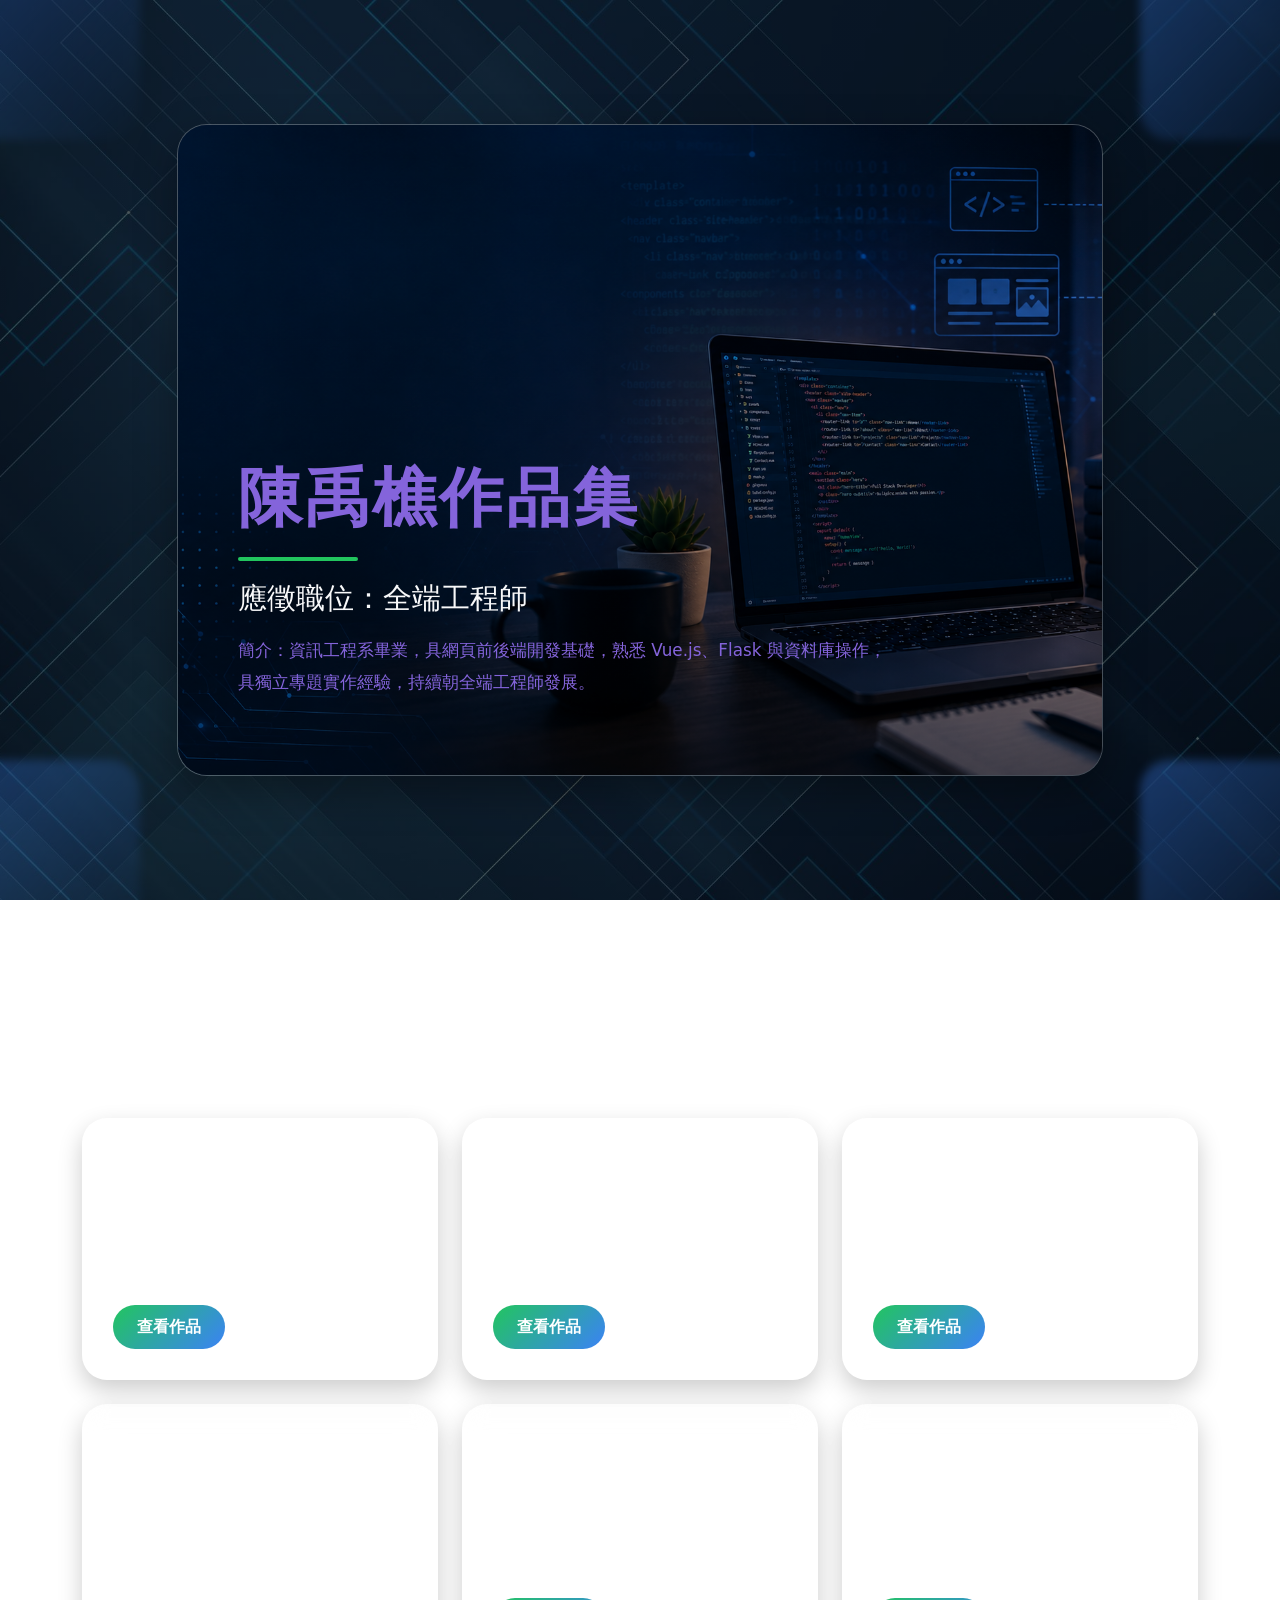
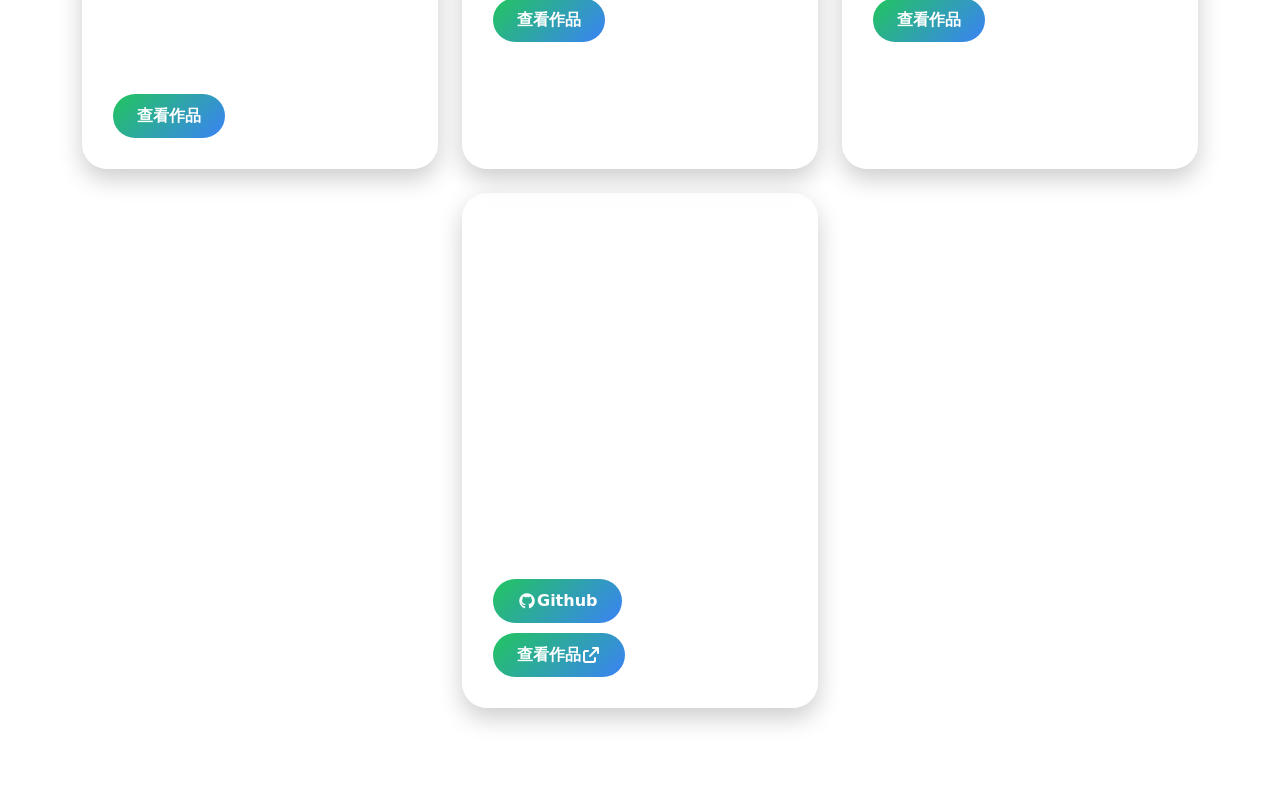
<file: index.html>
<!DOCTYPE html>
<html lang="zh-TW">

<head>
  <meta charset="UTF-8">
  <meta name="viewport" content="width=device-width, initial-scale=1.0">
  <link rel="stylesheet" href="css/bootstrap.min.css">
  <link rel="stylesheet" href="css/all.min.css">
  <link rel="stylesheet" href="css/color.css">
  <title>個人頁面</title>

  <style>
    * {
      margin: 0;
      padding: 0;
      box-sizing: border-box;
    }

    body {
      background-image:
        linear-gradient(rgba(0, 0, 0, 0.65),
          rgba(0, 0, 0, 0.65)),
        url(img/indexBGC.jpg);
      background-size: cover;
      background-position: center;
      background-attachment: fixed;
      min-height: 100vh;
      color: var(--text-color);
      overflow-x: hidden;
    }

    /* HERO */
    .s01 {
      min-height: 100vh;
      position: relative;
      display: flex;
      align-items: center;
      padding: 80px 0;
      overflow: hidden;
    }

    .s01 .box {
      position: absolute;
      width: 220px;
      height: 220px;
      background: linear-gradient(135deg,
          var(--primary-color),
          transparent);
      border-radius: 30px;
      opacity: 0.35;
      filter: blur(5px);
    }

    .s01 .b01 {
      top: -80px;
      left: -80px;
    }

    .s01 .b02 {
      top: -80px;
      right: -80px;
    }

    .s01 .b03 {
      bottom: -80px;
      left: -80px;
    }

    .s01 .b04 {
      bottom: -80px;
      right: -80px;
    }

    .hero-card {
      position: relative;
      z-index: 2;
      background: rgba(255, 255, 255, 0.12);
      backdrop-filter: blur(10px);
      border: 1px solid rgba(255, 255, 255, 0.15);
      border-radius: 30px;
      overflow: hidden;
      box-shadow: 0 15px 40px rgba(0, 0, 0, 0.35);
    }

    .s01 .userImg {
      min-height: 650px;
      background-image:
        linear-gradient(to top,
          rgba(0, 0, 0, 0.45),
          rgba(0, 0, 0, 0.05)),
        url(img/hero_card.png);
      background-position: center;
      background-size: cover;
      padding: 60px;
      display: flex;
      align-items: flex-end;
    }

    .s01 .userText {
      color: var(--text-user);
      max-width: 650px;
    }

    .s01 .userText h1 {
      font-size: 4rem;
      font-weight: 900;
      letter-spacing: 3px;
      margin-bottom: 20px;
    }

    .s01 .userText h2 {
      font-size: 1.8rem;
      margin-bottom: 20px;
      color: #f8f9fa;
    }

    .s01 .userText p {
      line-height: 1.9;
      font-size: 1.05rem;
    }

    .s01 hr {
      width: 120px;
      height: 4px;
      border: none;
      background-color: var(--accent-color);
      opacity: 1;
      margin: 20px 0;
      border-radius: 999px;
    }

    /* WORKS */
    .s02 {
      padding: 100px 0;
      position: relative;
    }

    .section-title {
      text-align: center;
      margin-bottom: 60px;
      color: white;
    }

    .section-title h2 {
      font-size: 3rem;
      font-weight: 900;
      letter-spacing: 2px;
    }

    .work-card {
      height: 100%;
      background: rgba(255, 255, 255, 0.12);
      backdrop-filter: blur(12px);
      border-radius: 25px;
      padding: 30px;
      color: white;
      border: 1px solid rgba(255, 255, 255, 0.12);
      transition: all .3s;
      box-shadow: 0 10px 25px rgba(0, 0, 0, 0.2);
    }

    .work-card:hover {
      transform: translateY(-10px);
      box-shadow: 0 20px 40px rgba(0, 0, 0, 0.35);
    }

    .work-card h3 {
      font-size: 1.6rem;
      font-weight: 700;
      margin-bottom: 20px;
    }

    .work-card p {
      min-height: 80px;
      line-height: 1.8;
      color: rgba(255, 255, 255, 0.9);
    }

    .s02 a {
      display: inline-flex;
      align-items: center;
      justify-content: center;
      text-decoration: none;
      color: white;
      background: linear-gradient(135deg,
          var(--accent-color),
          var(--primary-color));
      padding: 10px 24px;
      border-radius: 999px;
      font-weight: bold;
      transition: all .3s;
      margin-top: 10px;
    }

    .s02 a:hover {
      transform: scale(1.05);
      color: white;
    }

    /* RWD */
    @media(max-width:992px) {
      .s01 .userText h1 {
        font-size: 3rem;
      }

      .s01 .userText h2 {
        font-size: 1.4rem;
      }

      .s01 .userImg {
        min-height: 500px;
        padding: 40px;
      }
    }

    @media(max-width:768px) {
      .s01 {
        padding: 30px 15px;
      }

      .s01 .userImg {
        min-height: 420px;
        padding: 25px;
      }

      .s01 .userText h1 {
        font-size: 2.3rem;
      }

      .section-title h2 {
        font-size: 2.2rem;
      }
    }
  </style>
</head>

<body>

  <!-- HERO -->
  <section class="s01">
    <div class="box b01"></div>
    <div class="box b02"></div>
    <div class="box b03"></div>
    <div class="box b04"></div>

    <div class="container">
      <div class="row justify-content-center">
        <div class="col-12 col-xl-10">
          <div class="hero-card">
            <div class="userImg">
              <div class="userText">
                <h1>陳禹樵作品集</h1>
                <hr>
                <h2>應徵職位：全端工程師</h2>
                <p>
                  簡介：資訊工程系畢業，具網頁前後端開發基礎，熟悉 Vue.js、Flask 與資料庫操作，具獨立專題實作經驗，持續朝全端工程師發展。
                </p>
              </div>
            </div>
          </div>
        </div>
      </div>
    </div>

  </section>

  <!-- WORK -->
  <section class="s02" id="s02">
    <div class="container">

      <div class="section-title">
        <h2>
          <i class="fa-solid fa-laptop-code"></i>
          我的作品
          <i class="fa-solid fa-laptop-code"></i>
        </h2>
      </div>

      <div class="row g-4 justify-content-center">

        <div class="col-md-6 col-lg-4">
          <div class="work-card">
            <h3>切版練習</h3>
            <p>初步設計響應式網頁，並以AI美化網頁風格與排版。</p>
            <a href="20260527-1_AI.html">查看作品</a>
          </div>
        </div>

        <div class="col-md-6 col-lg-4">
          <div class="work-card">
            <h3>資料庫導入</h3>
            <p>以json檔模擬資料庫向網頁導入資料。</p>
            <a href="20260618-2-2.html">查看作品</a>
          </div>
        </div>

        <div class="col-md-6 col-lg-4">
          <div class="work-card">
            <h3>時間軸</h3>
            <p>利用 Bootstrap 的 flex 排版，利用 css before 偽元素添加畫面中央的點及線。</p>
            <a href="20260623-Timeline-AI.html">查看作品</a>
          </div>
        </div>

        <div class="col-md-6 col-lg-4">
          <div class="work-card">
            <h3>奇異動物園生物目錄</h3>
            <p>初步設計表單，以及實現資料庫 CRUD 功能。</p>
            <p>不過由於本網站並未連接後台資料庫，故此項目內的 create、update 及 delete 功能無法生效，僅作為展示用。</p>
            <a href="20260702-ch11-list.html">查看作品</a>
          </div>
        </div>

        <div class="col-md-6 col-lg-4">
          <div class="work-card">
            <h3>旅館列表</h3>
            <p>先前「資料庫導入」的技術基礎上，使用工具從 jquery 函式庫改為 Vue 框架，並導入過濾資料以及分頁的功能。</p>
            <a href="hotel.html">查看作品</a>
          </div>
        </div>

        <div class="col-md-6 col-lg-4">
          <div class="work-card">
            <h3>旅館地圖</h3>
            <p>從「旅館列表」延伸，讓使用者可以透過 Leaflet 瀏覽每個旅館在 OpenStreetMap 上的位置。</p>
            <a href="hotel-leaflet.html">查看作品</a>
          </div>
        </div>

        <div class="col-md-6 col-lg-4">
          <div class="work-card">
            <h3>台中旅遊導覽</h3>
            <p>此網站為我在通過 iCap 認證時所使用的專題網站。前端使用 Vue 框架，後端使用 Flask + SQLite 控制路由及資料庫。</p>
            <p>※ 網站部署於 Render 免費服務，首次開啟可能需要等待服務啟動。</p>
            <p>
              測試用管理員帳號： dsa <br>
              測試用管理員密碼： asd123asd
            </p>
            <a href="https://github.com/pataforaiclass/icap_project">
              <i class="fa-brands fa-github"></i>
              Github
            </a>
            <br>
            <a href="https://icap-project.onrender.com" target="_blank">
              查看作品
              <i class="fa-solid fa-arrow-up-right-from-square"></i>
            </a>
          </div>
        </div>

      </div>
    </div>
  </section>

  <script src="js/bootstrap.bundle.min.js"></script>
</body>

</html>
</file>
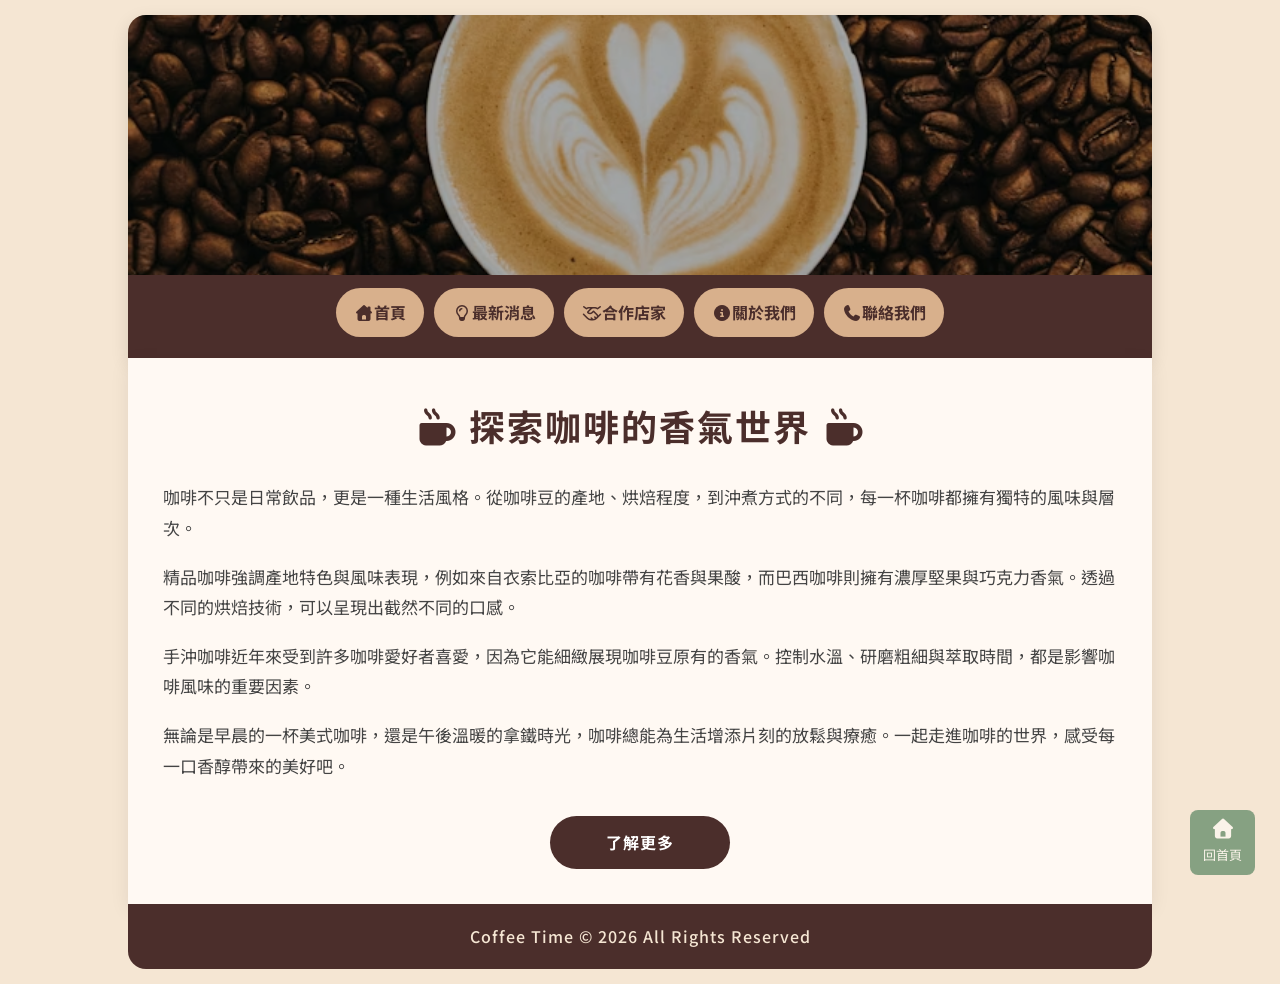
<file: 20260527-1_AI.html>
<!DOCTYPE html>
<html lang="zh-TW">

<head>
  <meta charset="UTF-8">
  <meta name="viewport" content="width=device-width, initial-scale=1.0">
  <title>咖啡時光 Coffee Time</title>

  <!-- Google Font -->
  <link rel="preconnect" href="https://fonts.googleapis.com">
  <link rel="preconnect" href="https://fonts.gstatic.com" crossorigin>
  <link href="https://fonts.googleapis.com/css2?family=Noto+Sans+TC:wght@300;400;500;700&display=swap" rel="stylesheet">
  <link rel="stylesheet" href="css/all.min.css">

  <style>
    * {
      margin: 0;
      padding: 0;
      box-sizing: border-box;
    }

    body {
      background-color: #F5E6D3;
      padding: 15px;
      font-family: "Noto Sans TC", sans-serif;
      color: #2B2B2B;
      line-height: 1.8;
    }

    .wrapper {
      width: 100%;
      max-width: 1024px;
      margin: 0 auto;
    }

    /* Banner */

    .banner {
      overflow: hidden;
      border-radius: 18px 18px 0 0;
      box-shadow: 0 6px 18px rgba(0, 0, 0, 0.12);
    }

    .imgbox {
      width: 100%;
      height: 260px;
      background-color: #4B2E2B;
      background-image: url(img/coffee02.avif);
      background-position: center center;
      background-size: cover;
      position: relative;
    }

    .imgbox::after {
      content: "";
      position: absolute;
      inset: 0;
      background: rgba(0, 0, 0, 0.28);
    }

    /* Navigation */

    .banner nav {
      width: 100%;
      background-color: #4B2E2B;
      text-align: center;
      padding: 8px 0;
    }

    .banner nav ul {
      display: inline-block;
    }

    .banner nav ul li {
      float: left;
      list-style-type: none;
    }

    .banner nav ul li a {
      background-color: #D8B08C;
      color: #4B2E2B;
      font-weight: 700;
      text-decoration: none;
      display: block;
      margin: 5px;
      padding: 10px 18px;
      border-radius: 30px;
      transition: all 0.3s ease;
    }

    .banner nav ul li a:hover {
      background-color: #A47551;
      color: #fff;
      transform: translateY(-2px);
    }

    .banner nav ul li a:active {
      background-color: #2B2B2B;
      color: #fff;
    }

    /* Content */

    .content {
      background-color: #FFF9F3;
      padding: 35px;
      box-shadow: 0 6px 18px rgba(0, 0, 0, 0.08);
    }

    .content h1 {
      margin-bottom: 25px;
      text-align: center;
      color: #4B2E2B;
      font-size: 36px;
      letter-spacing: 2px;
      /* 文字間距 */
    }

    .content p {
      margin-bottom: 18px;
      font-size: 17px;
      color: #444;
    }

    .content a {
      display: block;
      width: 180px;
      padding: 12px 0;
      margin: 35px auto 0 auto;
      border-radius: 30px;
      text-align: center;
      background-color: #4B2E2B;
      color: #fff;
      text-decoration: none;
      font-weight: bold;
      letter-spacing: 1px;
      transition: all 0.3s ease;
    }

    .content a:hover {
      background-color: #A47551;
      transform: translateY(-2px);
    }

    .content a:active {
      background-color: #2B2B2B;
    }

    /* Footer */

    .footer {
      padding: 18px;
      background-color: #4B2E2B;
      border-radius: 0 0 18px 18px;
    }

    .footer p {
      color: #F5E6D3;
      font-weight: 500;
      text-align: center;
      letter-spacing: 1px;
    }

    /* Responsive */

    @media screen and (max-width: 768px) {

      .imgbox {
        height: 200px;
      }

      .banner nav ul li {
        float: none;
      }

      .banner nav ul li a {
        margin: 8px auto;
        width: 200px;
      }

      .content {
        padding: 25px;
      }

      .content h1 {
        font-size: 28px;
      }

      .content p {
        font-size: 16px;
      }
    }

    /* ===========================
      回首頁按鈕
    =========================== */

    .back-home {
      position: fixed;
      right: 25px;
      bottom: 25px;

      width: 65px;
      height: 65px;

      display: flex;
      flex-direction: column;
      justify-content: center;
      align-items: center;

      background: #195d32;
      color: #fff;

      text-decoration: none;
      border-radius: 8px;

      /* 尚未移入時半透明 */
      opacity: 0.5;

      /* 動畫 */
      transition: opacity 0.3s ease,
        transform 0.3s ease;

      z-index: 9999;
    }

    /* 滑鼠移入 */
    .back-home:hover {
      opacity: 1;
      color: #fff;
      transform: translateY(-3px);
    }

    /* 圖示 */
    .back-home i {
      font-size: 20px;
      margin-bottom: 4px;
    }

    /* 文字 */
    .back-home span {
      font-size: 13px;
    }

    @media (max-width: 576px) {
      .back-home {
        display: none;
      }
    }
  </style>
</head>

<body>

  <div class="wrapper">

    <div class="banner">

      <div class="imgbox"></div>

      <nav>
        <ul>
          <li><a href="index.html#s02"><i class="fa-solid fa-house-chimney fa-btn-color"></i>首頁</a></li>
          <li><a href="#"><i class="fa-regular fa-lightbulb fa-btn-color"></i>最新消息</a></li>
          <li><a href="#"><i class="fa-regular fa-handshake fa-btn-color"></i>合作店家</a></li>
          <li><a href="#"><i class="fa-solid fa-circle-info fa-btn-color"></i>關於我們</a></li>
          <li><a href="#"><i class="fa-solid fa-phone fa-btn-color"></i>聯絡我們</a></li>
        </ul>
      </nav>

    </div>

    <div class="content">

      <h1><i class="fa-solid fa-mug-hot"></i> 探索咖啡的香氣世界 <i class="fa-solid fa-mug-hot"></i></h1>

      <p>
        咖啡不只是日常飲品，更是一種生活風格。從咖啡豆的產地、烘焙程度，到沖煮方式的不同，每一杯咖啡都擁有獨特的風味與層次。
      </p>

      <p>
        精品咖啡強調產地特色與風味表現，例如來自衣索比亞的咖啡帶有花香與果酸，而巴西咖啡則擁有濃厚堅果與巧克力香氣。透過不同的烘焙技術，可以呈現出截然不同的口感。
      </p>

      <p>
        手沖咖啡近年來受到許多咖啡愛好者喜愛，因為它能細緻展現咖啡豆原有的香氣。控制水溫、研磨粗細與萃取時間，都是影響咖啡風味的重要因素。
      </p>

      <p>
        無論是早晨的一杯美式咖啡，還是午後溫暖的拿鐵時光，咖啡總能為生活增添片刻的放鬆與療癒。一起走進咖啡的世界，感受每一口香醇帶來的美好吧。
      </p>

      <a href="#">了解更多</a>

    </div>

    <div class="footer">
      <p>Coffee Time © 2026 All Rights Reserved</p>
    </div>

  </div>

  <a href="index.html#s02" class="back-home">
    <i class="fas fa-home"></i>
    <span>回首頁</span>
  </a>

</body>

</html>
</file>
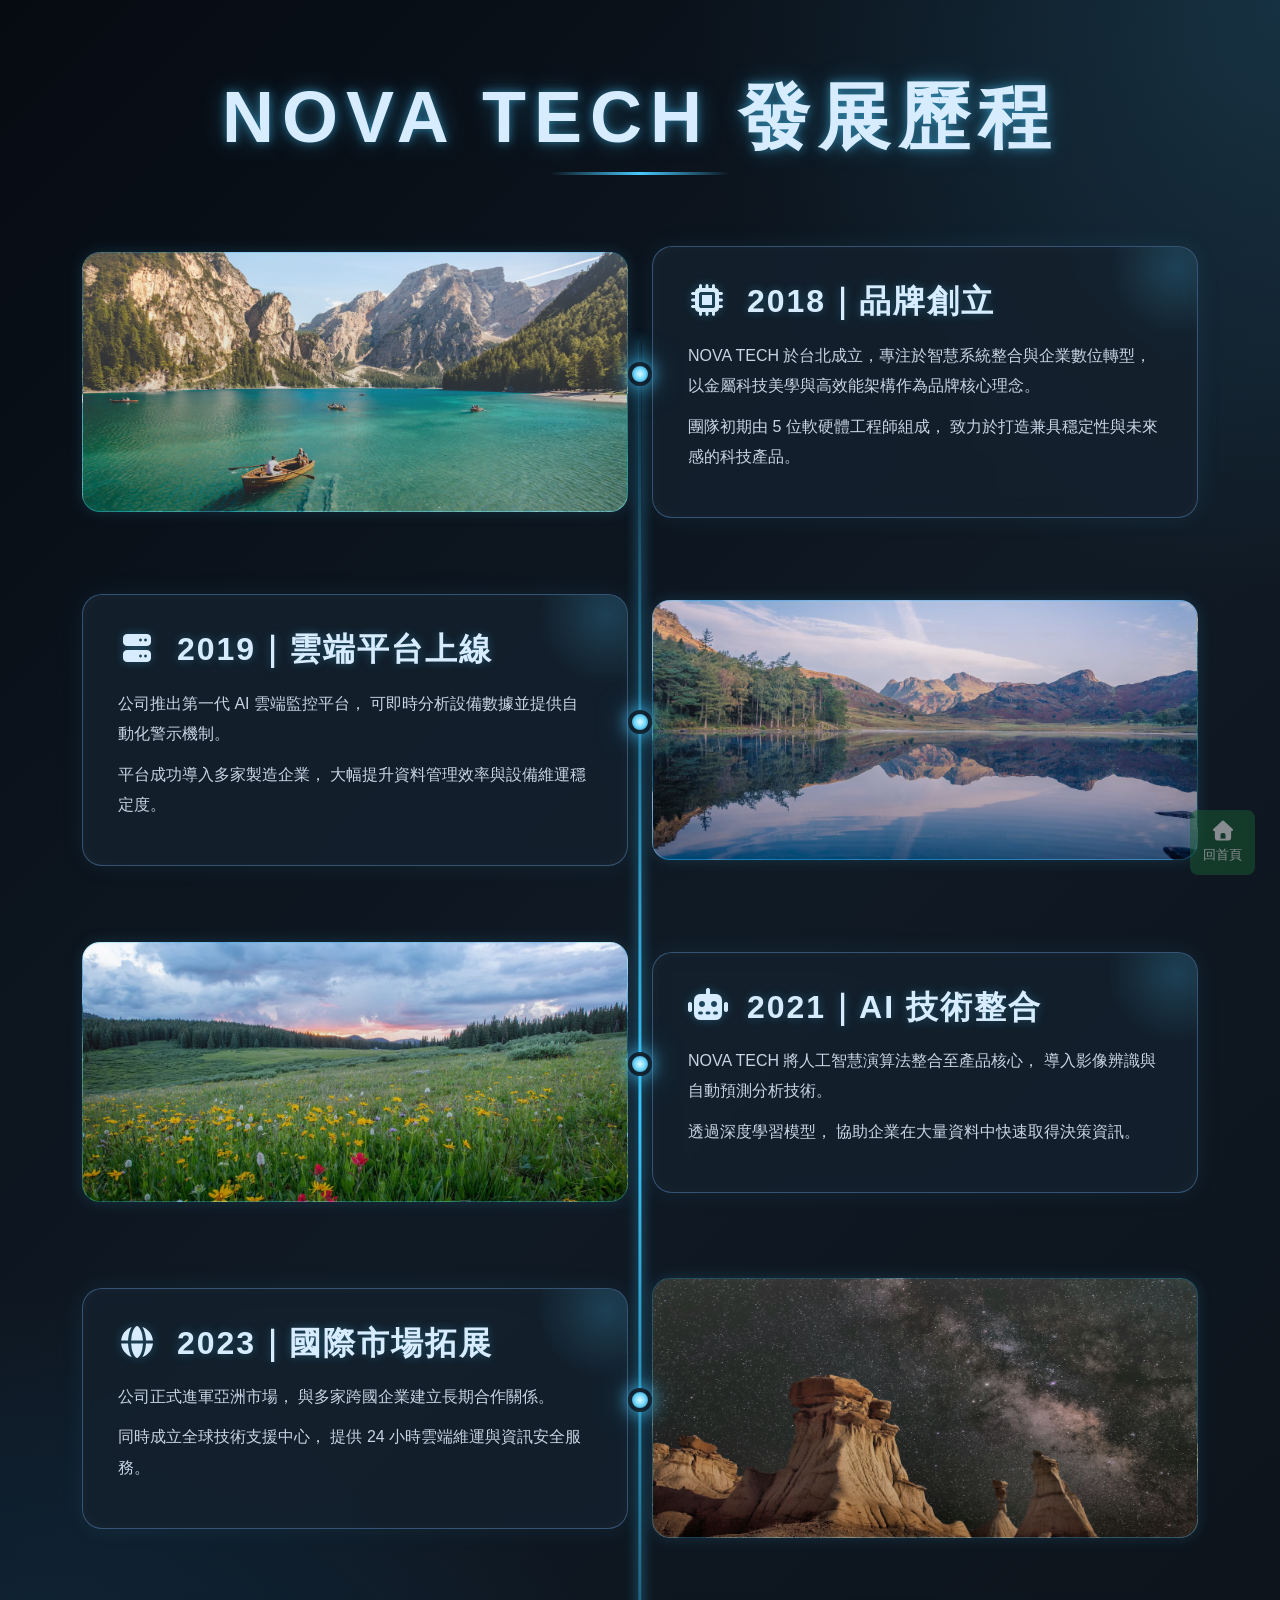
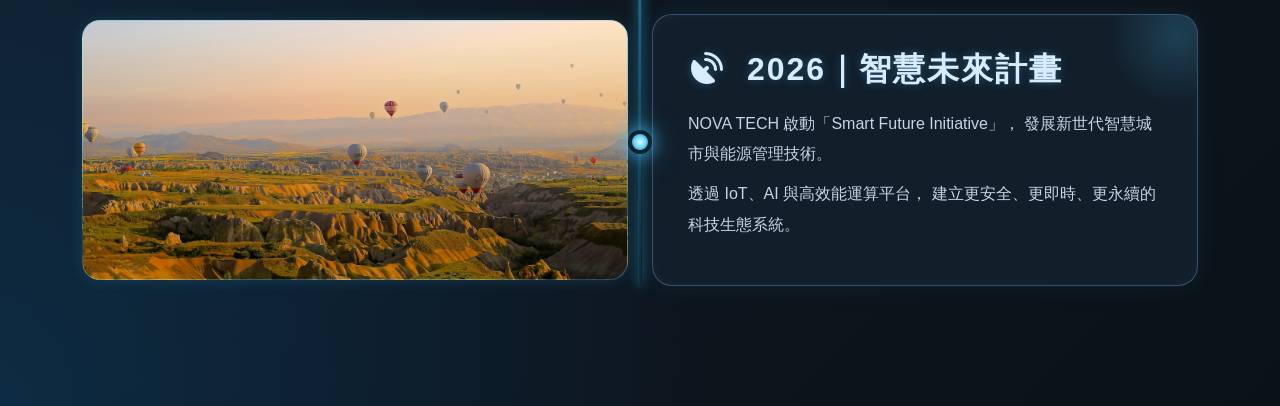
<file: 20260623-Timeline-AI.html>
<!DOCTYPE html>
<html lang="zh-TW">

<head>
  <meta charset="UTF-8">
  <meta name="viewport" content="width=device-width, initial-scale=1.0">
  <title>時間軸</title>
  <link rel="stylesheet" href="css/bootstrap.min.css">
  <link rel="stylesheet" href="css/all.min.css">
  <style>
    :root {
      --metal-dark: #0b1118;
      --metal-primary: #111b27;
      --metal-secondary: #182635;
      --metal-card: rgba(20, 32, 45, 0.88);
      --metal-border: rgba(118, 183, 255, 0.35);
      --metal-glow: #47c9ff;
      --metal-light: #d8ecff;
      --metal-text: #c8d4e3;
      --metal-line: #3bc8ff;
    }

    * {
      transition: 0.3s;
    }

    body {
      background:
        radial-gradient(circle at top right, rgba(71, 201, 255, 0.15), transparent 25%),
        radial-gradient(circle at bottom left, rgba(0, 153, 255, 0.15), transparent 30%),
        linear-gradient(135deg, #060b12, #101a25, #0b1118);
      min-height: 100vh;
      color: var(--metal-text);
      font-family: "Segoe UI", sans-serif;
      overflow-x: hidden;
    }

    .container {
      padding-top: 50px;
      padding-bottom: 60px;
    }

    .display-2 {
      color: var(--metal-light) !important;
      letter-spacing: 8px;
      text-shadow:
        0 0 10px rgba(71, 201, 255, 0.5),
        0 0 25px rgba(71, 201, 255, 0.3);
      position: relative;
      margin-bottom: 70px !important;
    }

    .display-2::after {
      content: '';
      width: 180px;
      height: 3px;
      background: linear-gradient(to right, transparent, var(--metal-glow), transparent);
      position: absolute;
      left: 50%;
      bottom: -15px;
      transform: translateX(-50%);
    }

    .imgbox {
      height: 260px;
      border-radius: 18px;
      overflow: hidden;
      border: 1px solid rgba(71, 201, 255, 0.3);
      box-shadow:
        0 0 15px rgba(71, 201, 255, 0.15),
        inset 0 0 20px rgba(255, 255, 255, 0.04);
      position: relative;
    }

    .imgbox::before {
      content: '';
      position: absolute;
      inset: 0;
      background:
        linear-gradient(to bottom,
          rgba(255, 255, 255, 0.12),
          rgba(0, 0, 0, 0.25));
    }

    .bg-cover {
      background-position: center center;
      background-size: cover;
    }

    .timeline-section {
      position: relative;
    }

    .timeline-section-pointer {
      position: relative;
      margin-bottom: 60px;
    }

    .textbox {
      background: var(--metal-card);
      backdrop-filter: blur(10px);
      border: 1px solid var(--metal-border);
      border-radius: 20px;
      padding: 35px;
      box-shadow:
        0 0 25px rgba(71, 201, 255, 0.08),
        inset 0 0 15px rgba(255, 255, 255, 0.03);
      position: relative;
      overflow: hidden;
    }

    .textbox::before {
      content: '';
      position: absolute;
      width: 140px;
      height: 140px;
      background: radial-gradient(circle, rgba(71, 201, 255, 0.2), transparent 70%);
      top: -50px;
      right: -50px;
    }

    .textbox .h2 {
      color: var(--metal-light);
      font-weight: 700;
      margin-bottom: 20px;
      letter-spacing: 2px;
      text-shadow: 0 0 10px rgba(71, 201, 255, 0.3);
    }

    .textbox p {
      line-height: 1.9;
      color: var(--metal-text);
      margin-bottom: 10px;
    }

    @media screen and (min-width:768px) {
      .timeline-section::before {
        position: absolute;
        content: '';
        top: 110px;
        bottom: 0;
        left: 50%;
        width: 3px;
        background:
          linear-gradient(to bottom,
            rgba(59, 200, 255, 0.1),
            var(--metal-line),
            rgba(59, 200, 255, 0.1));
        box-shadow:
          0 0 12px rgba(59, 200, 255, 0.8);
        transform: translateX(-50%);
      }

      .timeline-section-pointer::before {
        position: absolute;
        content: '';
        width: 24px;
        height: 24px;
        background:
          radial-gradient(circle,
            #dff7ff 0%,
            #77dbff 45%,
            #1e7aa5 100%);
        border: 4px solid rgba(10, 20, 30, 0.9);
        border-radius: 50%;
        top: 50%;
        left: 50%;
        transform: translate(-50%, -50%);
        box-shadow:
          0 0 18px rgba(71, 201, 255, 0.9),
          0 0 35px rgba(71, 201, 255, 0.4);
        z-index: 5;
      }
    }

    @media screen and (max-width:767px) {
      .display-2 {
        font-size: 2.4rem;
        letter-spacing: 3px;
      }

      .textbox {
        padding: 25px;
      }

      .imgbox {
        height: 220px;
      }
    }

    /* ===========================
      回首頁按鈕
    =========================== */

    .back-home {
      position: fixed;
      right: 25px;
      bottom: 25px;

      width: 65px;
      height: 65px;

      display: flex;
      flex-direction: column;
      justify-content: center;
      align-items: center;

      background: #195d32;
      color: #fff;

      text-decoration: none;
      border-radius: 8px;

      /* 尚未移入時半透明 */
      opacity: 0.5;

      /* 動畫 */
      transition: opacity 0.3s ease,
        transform 0.3s ease;

      z-index: 9999;
    }

    /* 滑鼠移入 */
    .back-home:hover {
      opacity: 1;
      color: #fff;
      transform: translateY(-3px);
    }

    /* 圖示 */
    .back-home i {
      font-size: 20px;
      margin-bottom: 4px;
    }

    /* 文字 */
    .back-home span {
      font-size: 13px;
    }

    @media (max-width: 576px) {
      .back-home {
        display: none;
      }
    }
  </style>
</head>

<body>
  <div class="container">
    <div class="display-2 text-center fw-bold text-primary my-4">
      NOVA TECH 發展歷程
    </div>

    <div class="timeline-section">

      <div class="row align-items-center timeline-section-pointer">
        <div class="col-md-6 mt-3">
          <div class="imgbox bg-cover"
            style="background-image: url(img/landscape01.avif);">
          </div>
        </div>

        <div class="col-md-6 mt-3">
          <div class="textbox">
            <div class="h2">
              <i class="fa-solid fa-microchip me-2"></i>
              2018｜品牌創立
            </div>

            <p>
              NOVA TECH 於台北成立，專注於智慧系統整合與企業數位轉型，
              以金屬科技美學與高效能架構作為品牌核心理念。
            </p>

            <p>
              團隊初期由 5 位軟硬體工程師組成，
              致力於打造兼具穩定性與未來感的科技產品。
            </p>
          </div>
        </div>
      </div>

      <div class="row align-items-center flex-lg-row-reverse timeline-section-pointer">
        <div class="col-md-6 mt-3">
          <div class="imgbox bg-cover"
            style="background-image: url(img/landscape02.avif);">
          </div>
        </div>

        <div class="col-md-6 mt-3">
          <div class="textbox">
            <div class="h2">
              <i class="fa-solid fa-server me-2"></i>
              2019｜雲端平台上線
            </div>

            <p>
              公司推出第一代 AI 雲端監控平台，
              可即時分析設備數據並提供自動化警示機制。
            </p>

            <p>
              平台成功導入多家製造企業，
              大幅提升資料管理效率與設備維運穩定度。
            </p>
          </div>
        </div>
      </div>

      <div class="row align-items-center timeline-section-pointer">
        <div class="col-md-6 mt-3">
          <div class="imgbox bg-cover"
            style="background-image: url(img/landscape03.avif);">
          </div>
        </div>

        <div class="col-md-6 mt-3">
          <div class="textbox">
            <div class="h2">
              <i class="fa-solid fa-robot me-2"></i>
              2021｜AI 技術整合
            </div>

            <p>
              NOVA TECH 將人工智慧演算法整合至產品核心，
              導入影像辨識與自動預測分析技術。
            </p>

            <p>
              透過深度學習模型，
              協助企業在大量資料中快速取得決策資訊。
            </p>
          </div>
        </div>
      </div>

      <div class="row align-items-center flex-lg-row-reverse timeline-section-pointer">
        <div class="col-md-6 mt-3">
          <div class="imgbox bg-cover"
            style="background-image: url(img/landscape04.avif);">
          </div>
        </div>

        <div class="col-md-6 mt-3">
          <div class="textbox">
            <div class="h2">
              <i class="fa-solid fa-globe me-2"></i>
              2023｜國際市場拓展
            </div>

            <p>
              公司正式進軍亞洲市場，
              與多家跨國企業建立長期合作關係。
            </p>

            <p>
              同時成立全球技術支援中心，
              提供 24 小時雲端維運與資訊安全服務。
            </p>
          </div>
        </div>
      </div>

      <div class="row align-items-center timeline-section-pointer">
        <div class="col-md-6 mt-3">
          <div class="imgbox bg-cover"
            style="background-image: url(img/landscape05.avif);">
          </div>
        </div>

        <div class="col-md-6 mt-3">
          <div class="textbox">
            <div class="h2">
              <i class="fa-solid fa-satellite-dish me-2"></i>
              2026｜智慧未來計畫
            </div>

            <p>
              NOVA TECH 啟動「Smart Future Initiative」，
              發展新世代智慧城市與能源管理技術。
            </p>

            <p>
              透過 IoT、AI 與高效能運算平台，
              建立更安全、更即時、更永續的科技生態系統。
            </p>
          </div>
        </div>
      </div>

    </div>
  </div>

  <a href="index.html#s02" class="back-home">
    <i class="fas fa-home"></i>
    <span>回首頁</span>
  </a>

  <script src="js/bootstrap.bundle.min.js"></script>
</body>

</html>
</file>
<file: css/color.css>
:root {
    --bg-color: #0f172a;
    --surface-color: #1e293b;
    --card-color: #334155;

    --primary-color: #3b82f6;
    --primary-hover: #2563eb;

    --secondary-color: #38bdf8;
    --accent-color: #22c55e;

    --text-color: #f8fafc;
    --text-muted: #94a3b8;
    --text-user: #8464db;

    --border-color: #475569;

    --shadow-color: rgba(0, 0, 0, 0.3);
}
</file>
